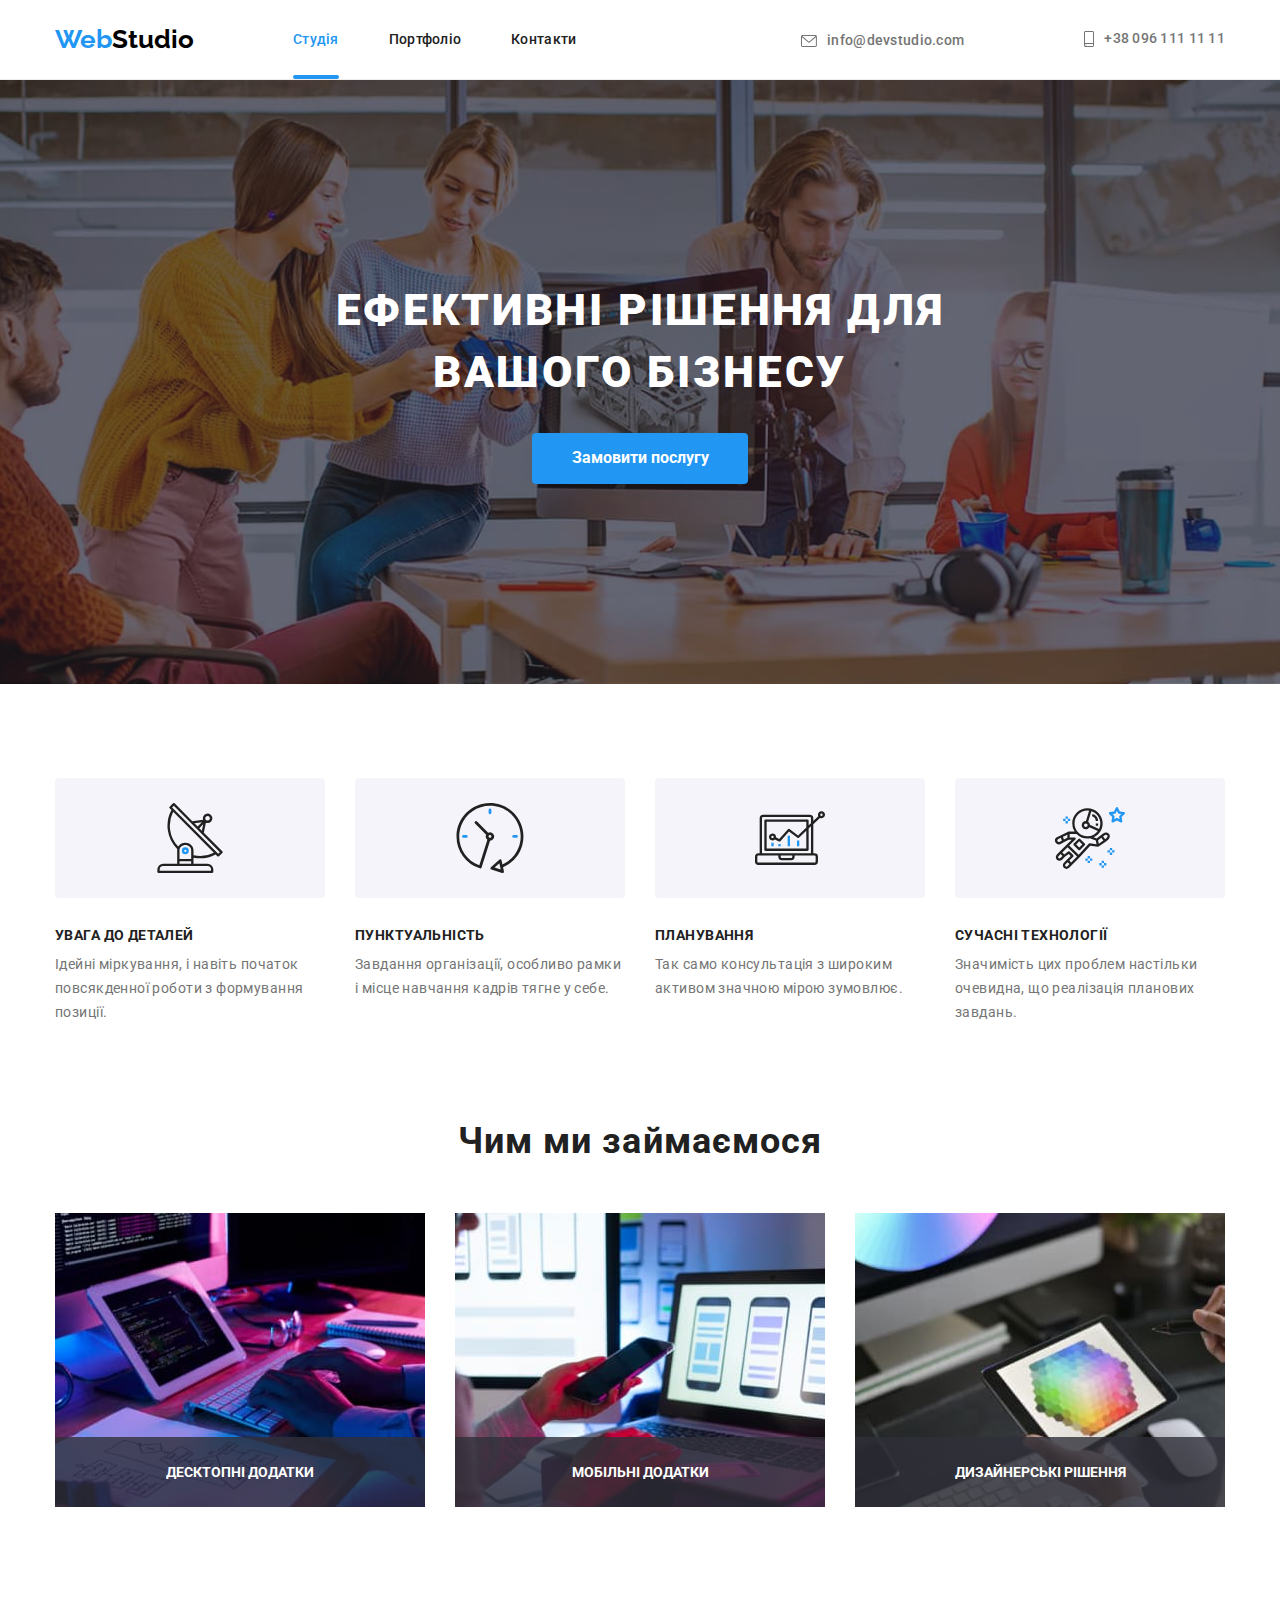
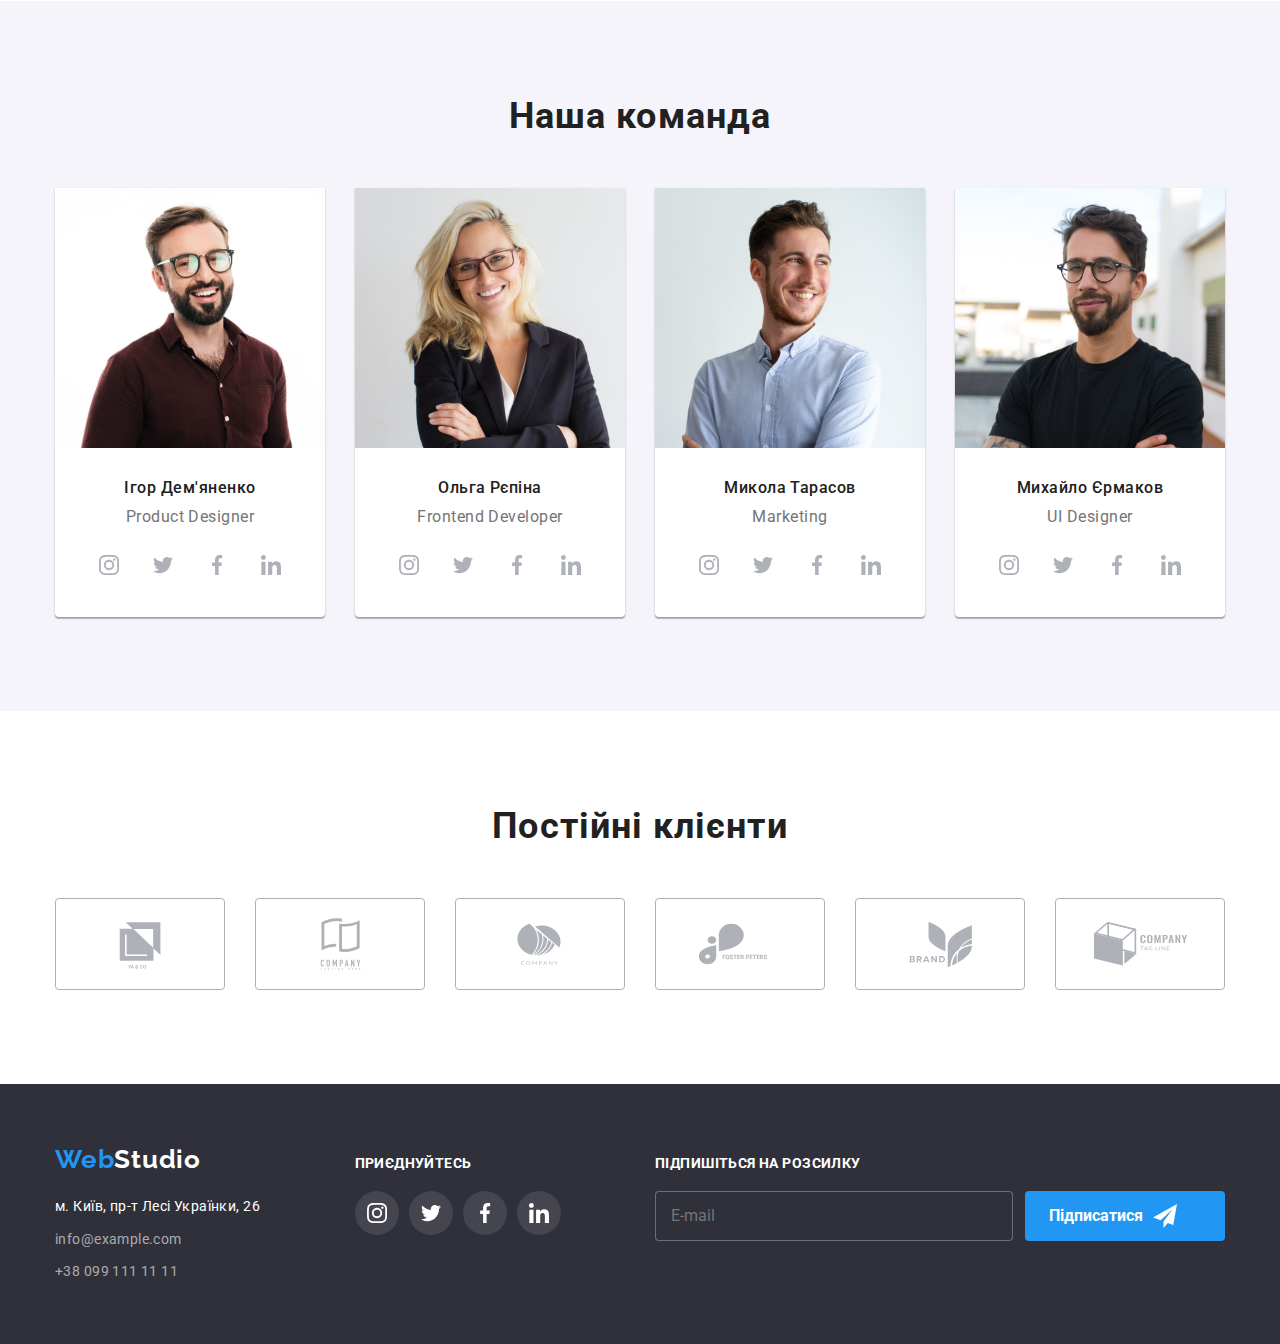
<file: index.html>
<!DOCTYPE html>
<html lang="uk">
<head>
    <meta charset="UTF-8">
    <meta http-equiv="X-UA-Compatible" content="IE=edge">
    <meta name="viewport" content="width=device-width, initial-scale=1.0">
    <link rel="stylesheet" href="https://cdn.jsdelivr.net/npm/modern-normalize@1.1.0/modern-normalize.min.css">
    <link rel="stylesheet" href="./css/style.css">
    <link rel="preconnect" href="https://fonts.googleapis.com">
    <link rel="preconnect" href="https://fonts.gstatic.com" crossorigin>
    <link href="https://fonts.googleapis.com/css2?family=Raleway:wght@700&family=Roboto:wght@400;500;700;900&display=swap"
        rel="stylesheet">
    <title>Webstudio</title>
</head>
<body>
    <header class="header">
        <div class="container header-container">
            <a class="logo" href="./index.html"><span class="logo-blu">Web</span>Studio</a>
            <nav >

                <ul class="nav">
                    <li ><a class="nav-link studio current" href="">Студія</a></li>
                    <li><a class="nav-link" href="./portfolio.html">Портфоліо</a></li>
                    <li><a class="nav-link" href="">Контакти</a></li>
                </ul>
            </nav>

            <ul class="address">
                <li class="address-item">
                   
                    <a class="address-link" href="mailto:info@devstudio.com"><svg class="icon-address"width="16"height="12">
                        <use href="./images/sprite.svg#icon-envelope"></use>
                    </svg>info@devstudio.com</a>
                </li>
                <li>
                    <a class="address-link" href="tel:+380961111111"><svg class="icon-address" width="10" height="16">
                        <use href="./images/sprite.svg#icon-smartphone"></use>
                    </svg>+38 096 111 11 11</a>
                </li>
            </ul>
        </div>
    </header>

    <main>
        <section class="section promo">
            <div class="container">
            <h1 class="promo-title">Ефективні рішення для<br> вашого бізнесу</h1>
            <button data-modal-open class="button" type="button">Замовити послугу</button>
            </div>
        </section>
        <section class="section">
            <div class="container">
                <h2 class="visibility"></h2>
                <ul class="content-item">
                    <li class="content-list"   >
                        <div class="content-card">
                        <svg class="card-icon">
                            <use href="./images/sprite.svg#icon-antenna"></use>
                        </svg>
                        </div>
                        <div class="card-text">
                            <h3 class="content-title"> УВАГА ДО ДЕТАЛЕЙ</h3>
                            <p class="content-text">Ідейні міркування, і навіть початок повсякденної роботи з формування позиції.</p>
                        </div>
                    </li>
                    <li class="content-list">
                        <div class="content-card">
                            <svg class="card-icon">
                                <use href="./images/sprite.svg#icon-clock"></use>
                            </svg>
                        </div>
                        <div class="card-text">
                            <h3  class="content-title">ПУНКТУАЛЬНІСТЬ</h3>
                            <p class="content-text">Завдання організації, особливо рамки і місце навчання кадрів тягне у себе.</p>
                        </div>
                    </li>
                    <li class="content-list">
                        <div class="content-card">
                            <svg class="card-icon">
                                <use href="./images/sprite.svg#icon-diagram"></use>
                            </svg>
                        </div>
                        <div class="card-text">
                        <h3  class="content-title">ПЛАНУВАННЯ</h3>
                        <p class="content-text">Так само консультація з широким активом значною мірою зумовлює.</p>
                        </div>
                    </li>
                    <li class="content-list">
                        <div class="content-card">
                            <svg class="card-icon">
                                <use href="./images/sprite.svg#icon-astronaut"></use>
                            </svg>
                        </div>
                        <div class="card-text">
                        <h3  class="content-title">СУЧАСНІ ТЕХНОЛОГІЇ</h3>
                        <p class="content-text">Значимість цих проблем настільки очевидна, що реалізація планових завдань.</p>
                        </div>
                    </li>
                </ul>
            </div>


        </section>

        <section class="section work">
            <div class="container">
                <h2 class="title">Чим ми займаємося</h2>
                    <ul class="img-item">
                        <li><div class="label-img" >
                            <img src="./images/box-1.jpg" alt="Writes code" width="370" height="294">
                            <p class="label-text">Десктопні додатки</p>
                            </div>
                        </li>
                        <li><div class="label-img">
                            <img src="./images/box-2.jpg" alt="mobile application" width="370" height="294"><p class="label-text">Мобільні додатки</p>
                            </div>
                        </li>
                        <li><div class="label-img">
                            <img src="./images/box-3.jpg" alt="graphic design" width="370" height="294"><p class="label-text">Дизайнерські рішення</p>
                            </div>
                        </li>
                    </ul>
            </div>
        </section>

        <section class="section bg">
            <div class="container">
                <h2 class="title">Наша команда</h2>
                <ul class="content-item">
                    <li class="card">
                        <img src="./images/ProductDesigner.jpg" alt="Product Designer" width="270" height="260">
                            <div class="img-discription">
                                <h3 class="name">Ігор Дем'яненко</h3>
                                <p class="name-text">Product Designer</p>
                           <ul class="social">
                            <li>
                                <a class="social-link" href="">
                                    <svg lang="en" aria-label="instagram icon" class="social-icon">
                                        <use href="./images/sprite.svg#icon-instagram"></use>
                                    </svg>
                                </a>
                            </li>
                            <li>
                                <a class="social-link"href="">
                                    <svg lang="en" aria-label="twitter icon" class="social-icon">
                                        <use href="./images/sprite.svg#icon-twitter"></use>
                                    </svg>
                                </a>
                            </li>
                            <li>
                                <a class="social-link"href="">
                                    <svg lang="en" aria-label="facebook icon" class="social-icon">
                                        <use href="./images/sprite.svg#icon-facebook"></use>
                                    </svg>
                                </a>
                            </li>
                            <li>
                                <a class="social-link"href="">
                                    <svg lang="en" aria-label="linkedin icon" class="social-icon">
                                        <use href="./images/sprite.svg#icon-linkedin"></use>
                                    </svg>
                                </a>
                            </li>
                           </ul>
                        </div>
                    </li>
                    <li class="card">
                        <img src="./images/Frontend-img.jpg" alt="Frontend" width="270" height="260">
                            <div class="img-discription">
                                <h3  class="name">Ольга Рєпіна</h3>
                                <p class="name-text">Frontend Developer</p>
                                <ul class="social">
                                    <li>
                                        <a class="social-link" href="">
                                            <svg lang="en" aria-label="instagram icon" class="social-icon">
                                                <use href="./images/sprite.svg#icon-instagram"></use>
                                            </svg>
                                        </a>
                                    </li>
                                    <li>
                                        <a class="social-link" href="">
                                            <svg lang="en" aria-label="twitter icon" class="social-icon">
                                                <use href="./images/sprite.svg#icon-twitter"></use>
                                            </svg>
                                        </a>
                                    </li>
                                    <li>
                                        <a class="social-link" href="">
                                            <svg lang="en" aria-label="facebook icon" class="social-icon">
                                                <use href="./images/sprite.svg#icon-facebook"></use>
                                            </svg>
                                        </a>
                                    </li>
                                    <li>
                                        <a class="social-link" href="">
                                            <svg lang="en" aria-label="linkedin icon" class="social-icon">
                                                <use href="./images/sprite.svg#icon-linkedin"></use>
                                            </svg>
                                        </a>
                                    </li>
                                </ul>
                            </div>
                    </li>
                    <li class="card">
                        <img src="./images/marketing-img.jpg" alt="marketing" width="270" height="260">
                            <div class="img-discription">
                                <h3  class="name">Микола Тарасов</h3>
                                <p class="name-text">Marketing</p>
                                <ul class="social">
                                    <li>
                                        <a class="social-link" href="">
                                            <svg lang="en" aria-label="instagram icon" class="social-icon">
                                                <use href="./images/sprite.svg#icon-instagram"></use>
                                            </svg>
                                        </a>
                                    </li>
                                    <li>
                                        <a class="social-link" href="">
                                            <svg lang="en" aria-label="twitter icon" class="social-icon">
                                                <use href="./images/sprite.svg#icon-twitter"></use>
                                            </svg>
                                        </a>
                                    </li>
                                    <li>
                                        <a class="social-link" href="">
                                            <svg lang="en" aria-label="facebook icon" class="social-icon">
                                                <use href="./images/sprite.svg#icon-facebook"></use>
                                            </svg>
                                        </a>
                                    </li>
                                    <li>
                                        <a class="social-link" href="">
                                            <svg lang="en" aria-label="linkedin icon" class="social-icon">
                                                <use href="./images/sprite.svg#icon-linkedin"></use>
                                            </svg>
                                        </a>
                                    </li>
                                </ul>
                            </div>
                    </li>
                    <li class="card">
                        <img src="./images/Designer-img.jpg" alt="Designer" width="270" height="260">
                            <div class="img-discription">
                                <h3  class="name">Михайло Єрмаков</h3>
                                <p class="name-text">UI Designer</p>

                                <ul class="social">
                                    <li>
                                        <a class="social-link" href="">
                                            <svg lang="en" aria-label="instagram icon" class="social-icon">
                                                <use href="./images/sprite.svg#icon-instagram"></use>
                                            </svg>
                                        </a>
                                    </li>
                                    <li>
                                        <a class="social-link" href="">
                                            <svg lang="en" aria-label="twitter icon" class="social-icon">
                                                <use href="./images/sprite.svg#icon-twitter"></use>
                                            </svg>
                                        </a>
                                    </li>
                                    <li>
                                        <a class="social-link" href="">
                                            <svg lang="en" aria-label="facebook icon" class="social-icon">
                                                <use href="./images/sprite.svg#icon-facebook"></use>
                                            </svg>
                                        </a>
                                    </li>
                                    <li>
                                        <a class="social-link" href="">
                                            <svg lang="en" aria-label="linkedin icon" class="social-icon">
                                                <use href="./images/sprite.svg#icon-linkedin"></use>
                                            </svg>
                                        </a>
                                    </li>
                                </ul>
                            </div>
                    </li>
                </ul>
            </div>
        </section>

        <section class="section">
            <div class="container">
                <h2 class="title">Постійні клієнти</h2>
                <ul class="clients">
                    <li class="clients-item">
                        <a class="clients-link" href="">
                            <svg class="cliens-icon">
                                <use href="./images/sprite.svg#icon-Logo"></use>
                            </svg>
                        </a>
                    </li>
                    <li class="clients-item">
                        <a class="clients-link" href="">
                            <svg class="cliens-icon">
                                <use href="./images/sprite.svg#icon-Logo-1"></use>
                            </svg>
                        </a>
                    </li>
                    <li class="clients-item">
                        <a class="clients-link" href="">
                            <svg class="cliens-icon">
                                <use href="./images/sprite.svg#icon-Logo-2"></use>
                            </svg>
                        </a>
                    </li>
                    <li class="clients-item">
                        <a class="clients-link" href="">
                            <svg class="cliens-icon">
                                <use href="./images/sprite.svg#icon-Logo-3"></use>
                            </svg>
                        </a>
                    </li>
                    <li class="clients-item">
                        <a class="clients-link" href="">
                            <svg class="cliens-icon">
                                <use href="./images/sprite.svg#icon-Logo-4"></use>
                            </svg>
                        </a>
                    </li>
                    <li class="clients-item">
                        <a class="clients-link" href="">
                            <svg class="cliens-icon">
                                <use href="./images/sprite.svg#icon-Logo-5"></use>
                            </svg>
                        </a>
                    </li>
                </ul>
                
            </div>
        </section>

    </main>

    <footer class="footer">
        <div class="container address">
            <div>
            <a class="footer-logo" href="./index.html"><span class="logo-blu">Web</span>Studio</a>
           
            <address  >
                
                    <ul>
                        <li class="address-list"> <a class="footer-address" href=""> м. Київ, пр-т Лесі Українки, 26 </a> </li>
                        <li class="address-list"> <a class="footer-link" href="mailto:info@example.com">info@example.com</a></li>
                        <li class="address-list"> <a class="footer-link" href="tel:+380991111111">+38 099 111 11 11</a></li>
                    </ul>
                </div>
                    
                <div>
                    <h3 class="footer-title">приєднуйтесь</h3>
                    <ul class="social">
                        <li>
                            
                            <a class=" social-footer" href="">
                                <svg lang="en" aria-label="instagram icon" class="footer-icon">
                                    <use href="./images/sprite.svg#icon-instagram"></use>
                                </svg>
                            </a>
                        </li>
                        <li>
                            <a class=" social-footer" href="">
                                <svg lang="en" aria-label="twitter icon" class="footer-icon">
                                    <use href="./images/sprite.svg#icon-twitter"></use>
                                </svg>
                            </a>
                        </li>
                        <li>
                            <a class=" social-footer" href="">
                                <svg lang="en" aria-label="facebook icon" class="footer-icon">
                                    <use href="./images/sprite.svg#icon-facebook"></use>
                                </svg>
                            </a>
                        </li>
                        <li>
                            <a class=" social-footer" href="">
                                <svg lang="en" aria-label="linkedin icon" class="footer-icon">
                                    <use href="./images/sprite.svg#icon-linkedin"></use>
                                </svg>
                            </a>
                        </li>
                    </ul>
                </div>
            </address>
            <div class="footer-form-wraper" >
            <p class="footer-title">Підпишіться на розсилку</p>
            <form class="footer-form">
                <input class="footer-input"
                type="email"
                required
                name="user_mail"
                placeholder="E-mail"
                >
                <button class="footer-btn" type="submit">Підписатися
                    <svg width="24" height="24">
                        <use href="./images/sprite.svg#icon-send"></use>
                    </svg>
                </button>
            </form>
            </div>
        </div>
    </footer>

    <!-- Modal -->
    <div data-modal class="backdrop is-hidden">
        <div class="modal">
           <button data-modal-close type="button" class="btn-close" >
                <svg class="icon-close" width="18" height="18">
                    <use href="./images/sprite.svg#icon-close"></use>
                </svg>
           </button> 
           <p class="modal-title">Залиште свої дані, ми вам передзвонимо</p>
           <form class="modal-form">
            <label class="modal-form-field">
                <span class="modal-form-text">Ім'я</span> 
                <span class="modal-form-input-wrapper">
                <input class="modal-form-input" 
                type="text"
                name="user_name"
                required>
                <svg class="modal-form-icon">
                    <use href="./images/sprite.svg#icon-person-black"></use>
                </svg>
                </span>
            </label>
            <label class="modal-form-field"><span class="modal-form-text">Телефон</span>
                <span class="modal-form-input-wrapper">
                <input class="modal-form-input" 
                type="tel"
                name="user_phone"
                required>
                <svg class="modal-form-icon">
                    <use href="./images/sprite.svg#icon-phone-black"></use>
                </svg>
                </span>
            </label>
            <label class="modal-form-field"><span class="modal-form-text">Пошта</span> 
                <span class="modal-form-input-wrapper">
                <input class="modal-form-input" 
                type="email"
                name="user_e-mail"
                required>
                <svg class="modal-form-icon">
                    <use href="./images/sprite.svg#icon-email-black"></use>
                </svg>
                </span>
            </label>
            <label class="modal-form-field textarea-mb" for="">Коментар<span class="modal-form-text"></span> 
            <textarea class="modal-form-textarea" name="user_message" 
            placeholder="Введіть текст"></textarea>
            </label>
            <label class="modal-form-check-field" >
                <input class="modal-form-check" type="checkbox"
                required>
                <svg class="modal-form-own-checkbox">
                    <use class="modal-form-own-checkbox-icon" href="./images/sprite.svg#icon-check"></use>
                </svg>
                <span class="modal-form-check-text"> Погоджуюся з розсилкою та приймаю&nbsp;</span><a class="form-link" href="">Умовами договору</a>
            </label>
            <button class="modal-form-btn" type="submit">Відправити</button>
           </form>
        </div>
    </div>  
    <script src="./js/modal.js"></script>
</body>
</html>
</file>
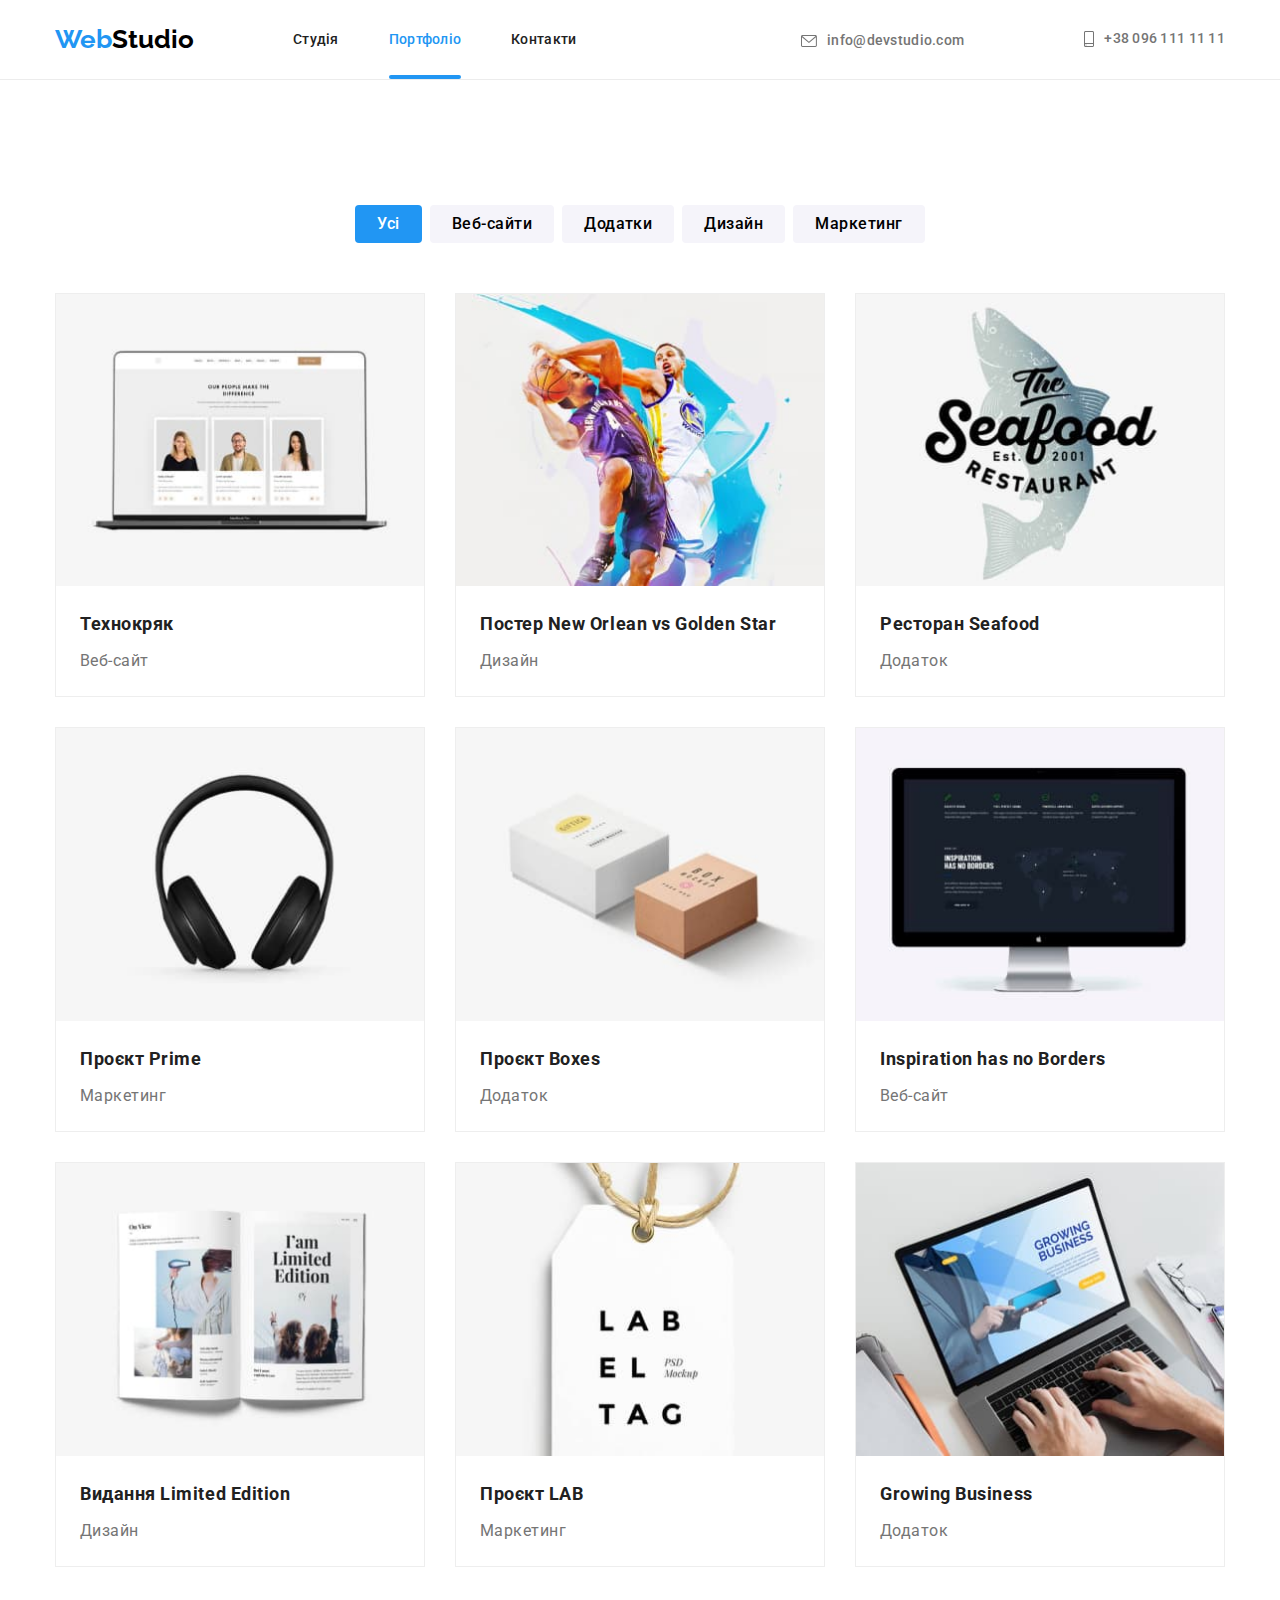
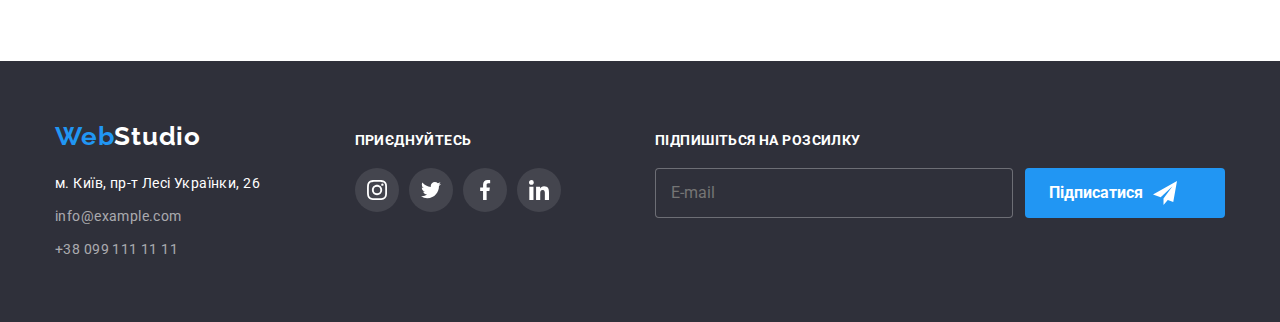
<file: portfolio.html>
<!DOCTYPE html>
<html lang="uk">
<head>
    <meta charset="UTF-8">
    <meta http-equiv="X-UA-Compatible" content="IE=edge">
    <meta name="viewport" content="width=device-width, initial-scale=1.0">
    <link rel="stylesheet" href="https://cdn.jsdelivr.net/npm/modern-normalize@1.1.0/modern-normalize.min.css">
    <link rel="stylesheet" href="./css/style.css">
    <link rel="preconnect" href="https://fonts.googleapis.com">
    <link rel="preconnect" href="https://fonts.gstatic.com" crossorigin>
    <link href="https://fonts.googleapis.com/css2?family=Raleway:wght@700&family=Roboto:wght@400;500;700;900&display=swap"
        rel="stylesheet">
    <title>Portfolio</title>
</head>
<body>
    <header class="header">
        <div class="container header-container">
            <a class="logo" href="./index.html"><span class="logo-blu">Web</span>Studio</a>
            <nav>
                <ul class="nav">
                    <li><a class="nav-link" href="./index.html">Студія</a></li>
                    <li><a class="nav-link  portfolio current" href="./portfolio.html">Портфоліо</a></li>
                    <li><a class="nav-link" href="">Контакти</a></li>
                </ul>
            </nav>

            <ul class="address">
                <li class="address-item">
            
                    <a class="address-link" href="mailto:info@devstudio.com"><svg class="icon-address" width="16" height="12">
                            <use href="./images/sprite.svg#icon-envelope"></use>
                        </svg>info@devstudio.com</a>
                </li>
                <li>
                    <a class="address-link" href="tel:+380961111111"><svg class="icon-address" width="10" height="16">
                            <use href="./images/sprite.svg#icon-smartphone"></use>
                        </svg>+38 096 111 11 11</a>
                </li>
            </ul>
        </div>
    </header>

    <main>

            <section class="section">
                 <div class="container">
                    <h1 class="visibility">Проєкт</h1>
                        <ul class="btn-item">
                            <li ><button class="section-btn activ" type="button">Усі</button></li>
                            <li><button class="section-btn" type="button">Веб-сайти</button></li>
                            <li><button class="section-btn" type="button">Додатки</button></li>
                            <li><button class="section-btn" type="button">Дизайн</button></li>
                            <li><button class="section-btn" type="button">Маркетинг</button></li>

                        </ul>

                    <ul class="catalog">
                        <li class="catalog-item">
                            <a class="catalog-link" href="">
                                <div class="catalog-link-img" >
                                <img  src="./images/techno.jpg" alt="Технокряк" width="370" height="294">
                                <p class="overlay">Ресурс пропонує комплексні пропозиції з різним рівнем функціоналу та сервісів. Все це дозволить відвідувачу отримати
                                вичерпні відомості про компанію чи приватну особу.</p>
                                </div>

                            <div class="catalog-discription">
                                <h3 class="section-title">Технокряк </h3>
                                <p class="section-text">Веб-сайт </p>
                            </div>
                            </a>
                        </li>
                        <li class="catalog-item">
                            <a class="catalog-link" href=""><div class="catalog-link-img">
                                <img src="./images/poster.jpg" alt="Постер New Orlean vs Golden Star" width="370" height="294">
                                <p class="overlay">Ресурс пропонує комплексні пропозиції з різним рівнем функціоналу та сервісів. Все це дозволить
                                    відвідувачу отримати
                                    вичерпні відомості про компанію чи приватну особу.</p>
                            </div>
                            <div class="catalog-discription">
                                <h3 class="section-title">Постер New Orlean vs Golden Star</h3>
                                <p  class="section-text">Дизайн</p>
                            </div>
                            </a>
                        </li>
                        <li class="catalog-item">
                            <a class="catalog-link" href="">
                                <div class="catalog-link-img">
                                    <img src="./images/restaurant.jpg" alt="Ресторан Seafood" width="370" height="294">
                                    <p class="overlay">Ресурс пропонує комплексні пропозиції з різним рівнем функціоналу та сервісів. Все це дозволить
                                        відвідувачу отримати
                                        вичерпні відомості про компанію чи приватну особу.</p>
                                </div>
                            
                            <div class="catalog-discription">
                                <h3 class="section-title">Ресторан Seafood</h3>
                                <p  class="section-text">Додаток</p>
                            </div>
                            </a>
                        </li>
                        <li class="catalog-item">
                            <a class="catalog-link" href="">
                                <div class="catalog-link-img">
                                    <img src="./images/prime.jpg" alt="Проєкт Prime" width="370" height="294">
                                    <p class="overlay">Ресурс пропонує комплексні пропозиції з різним рівнем функціоналу та сервісів. Все це дозволить
                                        відвідувачу отримати
                                        вичерпні відомості про компанію чи приватну особу.</p>
                                </div>
                            
                            <div class="catalog-discription">
                                <h3 class="section-title">Проєкт Prime</h3>
                                <p class="section-text">Маркетинг</p>
                            </div>
                            </a>
                        </li>
                        <li class="catalog-item">
                            <a class="catalog-link" href="">
                                <div class="catalog-link-img">
                                    <img src="./images/boxes.jpg" alt="Проєкт Boxes" width="370" height="294">
                                    <p class="overlay">Ресурс пропонує комплексні пропозиції з різним рівнем функціоналу та сервісів. Все це дозволить
                                        відвідувачу отримати
                                        вичерпні відомості про компанію чи приватну особу.</p>
                                </div>
                            
                            <div class="catalog-discription">
                                <h3 class="section-title">Проєкт Boxes</h3>
                                <p  class="section-text">Додаток</p>
                            </div>
                            </a>
                        </li>
                        <li class="catalog-item">
                            <a class="catalog-link" href="">
                                <div class="catalog-link-img">
                                <img src="./images/borders.jpg" alt="Inspiration has no Borders" width="370" height="294">
                                    <p class="overlay">Ресурс пропонує комплексні пропозиції з різним рівнем функціоналу та сервісів. Все це дозволить
                                        відвідувачу отримати
                                        вичерпні відомості про компанію чи приватну особу.</p>
                                </div>
                            
                            <div class="catalog-discription">
                            <h3   class="section-title">Inspiration has no Borders</h3>
                                <p  class="section-text">Веб-сайт</p>
                            </div>
                            </a>
                        </li>
                        <li class="catalog-item">
                            <a class="catalog-link" href="">
                                <div class="catalog-link-img">
                                    <img src="./images/edition.jpg" alt="Видання Limited Edition" width="370" height="294">
                                    <p class="overlay">Ресурс пропонує комплексні пропозиції з різним рівнем функціоналу та сервісів. Все це дозволить
                                        відвідувачу отримати
                                        вичерпні відомості про компанію чи приватну особу.</p>
                                </div>
                            
                            <div class="catalog-discription">
                                <h3 class="section-title">Видання Limited Edition</h3>
                                <p  class="section-text">Дизайн</p>
                            </div>
                            </a>
                        </li>
                        <li class="catalog-item">
                            <a class="catalog-link" href="">
                                <div class="catalog-link-img">
                                    <img src="./images/project.jpg" alt="Проєкт LAB" width="370" height="294">
                                    <p class="overlay">Ресурс пропонує комплексні пропозиції з різним рівнем функціоналу та сервісів. Все це дозволить
                                        відвідувачу отримати
                                        вичерпні відомості про компанію чи приватну особу.</p>
                                </div>
                            
                            <div class="catalog-discription">
                                <h3 class="section-title">Проєкт LAB</h3>
                                <p  class="section-text">Маркетинг</p>
                            </div>
                            </a>
                        </li>
                        <li class="catalog-item">
                            <a class="catalog-link" href="">
                                <div class="catalog-link-img">
                                    <img src="./images/business.jpg" alt="Growing Business" width="370" height="294">
                                    <p class="overlay">Ресурс пропонує комплексні пропозиції з різним рівнем функціоналу та сервісів. Все це дозволить
                                        відвідувачу отримати
                                        вичерпні відомості про компанію чи приватну особу.</p>
                                </div>
                            
                            <div class="catalog-discription">
                                <h3 class="section-title">Growing Business</h3>
                                <p  class="section-text">Додаток</p>
                            </div>
                            </a>
                        </li>
                    </ul>
               </div>
            </section>


    </main>

    <footer class="footer">
        <div class="container address">
            <div>
                <a class="footer-logo" href="./index.html"><span class="logo-blu">Web</span>Studio</a>
    
                <address>
    
                    <ul>
                        <li class="address-list"> <a class="footer-address" href=""> м. Київ, пр-т Лесі Українки, 26 </a>
                        </li>
                        <li class="address-list"> <a class="footer-link" href="mailto:info@example.com">info@example.com</a>
                        </li>
                        <li class="address-list"> <a class="footer-link" href="tel:+380991111111">+38 099 111 11 11</a></li>
                    </ul>
            </div>
    
            <div>
                <h3 class="footer-title">приєднуйтесь</h3>
                <ul class="social">
                    <li>
    
                        <a class=" social-footer" href="">
                            <svg lang="en" aria-label="instagram icon" class="footer-icon">
                                <use href="./images/sprite.svg#icon-instagram"></use>
                            </svg>
                        </a>
                    </li>
                    <li>
                        <a class=" social-footer" href="">
                            <svg lang="en" aria-label="twitter icon" class="footer-icon">
                                <use href="./images/sprite.svg#icon-twitter"></use>
                            </svg>
                        </a>
                    </li>
                    <li>
                        <a class=" social-footer" href="">
                            <svg lang="en" aria-label="facebook icon" class="footer-icon">
                                <use href="./images/sprite.svg#icon-facebook"></use>
                            </svg>
                        </a>
                    </li>
                    <li>
                        <a class=" social-footer" href="">
                            <svg lang="en" aria-label="linkedin icon" class="footer-icon">
                                <use href="./images/sprite.svg#icon-linkedin"></use>
                            </svg>
                        </a>
                    </li>
                </ul>
            </div>
            </address>
            <div class="footer-form-wraper">
                <p class="footer-title">Підпишіться на розсилку</p>
                <form class="footer-form">
                    <input class="footer-input" type="email" required name="user_mail" placeholder="E-mail">
                    <button class="footer-btn" type="submit">Підписатися
                        <svg width="24" height="24">
                            <use href="./images/sprite.svg#icon-send"></use>
                        </svg>
                    </button>
                </form>
            </div>
        </div>
    </footer>
</body>
</html>
</file>
<file: css/style.css>
body {
    font-family: 'Roboto', sans-serif;
    font-size: 14px;
    line-height: 1.1;
    color: #212121;
}

:root {
    --title-color--: #212121;
    --white-color--: #FFFFFF;
    --akcent-color--: #2196F3;
    --text-color: #757575;
    --icon-color:#AFB1B8;
}

a {
    text-decoration: none;
}
ul {
    margin-top: 0;
    margin-bottom: 0;
    padding-left: 0;

    list-style: none;

}

h1,
h2,
h3,
h4,
p {
    margin-top: 0;
    margin-bottom: 0;
}

/* HEADER */

.header {
    padding-top: 24px;
    padding-bottom: 24px;
    border-bottom: 1px solid #ECECEC;

    background-color: #FFFFFF;

}

.header-container {


    display: flex;

    align-items: center;




}

.container {
    width: 1200px;
    margin-left: auto;
    margin-right: auto;
    padding-left: 15px;
    padding-right: 15px;

}

.section {
    padding-top: 94px;
    padding-bottom: 94px;

}

/* logo */

.logo {

    margin-right:93px;

    width: 145px;


    font-family: 'Raleway';
    font-weight: 700;
    font-size: 26px;
    line-height: 1.2;

    color: #000000;

    text-decoration: none;

    transition: color 250ms cubic-bezier(0.4, 0, 0.2, 1);
}

.logo-blu {
    color: var(--akcent-color--)
}

.logo:hover,
.logo:focus {
    color: var(--akcent-color--);
}

/* nav */

.nav {
   


    display: flex;



    column-gap: 50px;
}

.nav-link {
    position: relative;
    padding: 8px;
    

    font-weight: 500;
    font-size: 14px;
    line-height: 1.2;
    letter-spacing: 0.02em;

    text-decoration: none;
    color: var(--title-color--);

    transition: color 250ms cubic-bezier(0.4, 0, 0.2, 1);
    padding: 32px 0;
}

.current::after {
    content: "";
    position: absolute;
    width: 100%;
    height: 4px;
    left: 0;
   bottom: 0 ;

    

    background: #2196F3;
    border-radius: 2px;
}

.nav-link:hover,
.nav-link:focus {

    color: #2196F3;
}

.nav-link.studio {
    color: var(--akcent-color--);
}

.nav-link.portfolio {
    color: var(--akcent-color--);
}

.section-btn.activ {
    background-color: var(--akcent-color--);
    color: var(--white-color--);
}

.address {
    display: flex;
    margin-left:auto;
}

.address-item:not(:last-child) {
    margin-right: 50px;
}

.address-link {
    display: flex;
    align-items: center;
    justify-content: center;

    font-weight: 500;
    font-size: 14px;
    line-height: 1.2;
    letter-spacing: 0.02em;


    color: var(--text-color);
    text-decoration: none;

    transition: color 250ms cubic-bezier(0.4, 0, 0.2, 1);
}

.icon-address {
    margin-right: 10px;

    fill: var(--text-color);

    transition: color 250ms cubic-bezier(0.4, 0, 0.2, 1);
    
    
}
.address-link:hover,
.address-link:focus  {
    color: var(--akcent-color--);
}

.address-link:hover .icon-address,
.address-link:focus .icon-address {
    fill: var(--akcent-color--);
}

/* Section promo */

.promo {
    max-width: 1600px;
    margin: 0 auto;
    padding-top: 200px;
    padding-bottom: 200px;



    background-color: #2F303A;

    background-image: linear-gradient(to right, rgba(47,48,58,0.4),rgba(47,48,58,0.4)),url(../images/Img.jpg);
    background-repeat: no-repeat;
    background-position: center;
    background-size: cover;
}


.promo-title {
    width: 696px;
    margin-left: auto;
    margin-right: auto;
    margin-bottom: 30px;

    font-weight: 900;
    font-size: 44px;
    line-height: 1.4;

    text-align: center;
    letter-spacing: 0.06em;
    text-transform: uppercase;

    color: #FFFFFF;
}

.backdrop {
    position: fixed;
    width: 100%;
    height: 100%;
    top:0;
    left: 0;

    opacity: 1;
    visibility:visible;
    pointer-events: auto;

    background-color:rgba(0, 0, 0, 0.2);

    transition: opacity 250ms cubic-bezier(0.4, 0, 0.2, 1), visibility 250ms cubic-bezier(0.4, 0, 0.2, 1) ;
}

.backdrop.is-hidden {
    opacity: 0;
    visibility: hidden;
    pointer-events: none;
}

.modal {
    padding: 40px;
    position: absolute;
    top: 50%;
    left: 50%;
    transform: translate(-50%, -50%);
   width: 528px;
   
    
background: rgba(255, 255, 255, 1);
}

.modal-title {
        margin-bottom: 12px;

        font-weight: 700;
        font-size: 20px;
        line-height: 1.2;
        text-align: center;
        letter-spacing: 0.03em;
}
.modal-form {
    display: flex;
    flex-direction: column;
}

.modal-form-field {
    margin-bottom: 10px;

    font-size: 12px;
    
    color: #757575;
    
}

.modal-form-text {
    display: block;
    margin-bottom: 4px;

   
}

.textarea-mb{
    margin-bottom: 20px;
}

.modal-form-input-wrapper {
    position: relative;
}

.modal-form-input {
    width: 100%;
    height: 40px;
    padding-left: 42px;

    border: 1px solid rgba(33, 33, 33, 0.2);
    border-radius: 4px;

   

    transition: border-color 250ms cubic-bezier(0.4, 0, 0.2, 1);
}

.modal-form-icon {
    position: absolute;
    top: 50%;
    left: 12px;
    transform: translateY(-50%);
    display: block;;

    width: 18px;
    height: 18px;

    fill: #212121;

    transition: fill 250ms cubic-bezier(0.4, 0, 0.2, 1);
}

.modal-form-input:focus {
    outline: none;
    border-color: var(--akcent-color--);
}

.modal-form-input:focus+.modal-form-icon {
    fill: var(--akcent-color--);
}

.modal-form-textarea {
    display: block;
    width: 100%;
    height: 120px;
    padding: 12px 16px;

    border: 1px solid rgba(33, 33, 33, 0.2);
    border-radius: 4px;

    resize: none;

    transition: border-color 250ms cubic-bezier(0.4, 0, 0.2, 1);
}

.modal-form-textarea::placeholder {
        font-weight: 400;
        font-size: 12px;
        line-height: 1.2;
        letter-spacing: 0.01em;
    
        color: rgba(117, 117, 117, 0.5);
}

.modal-form-textarea:focus {
    outline: none;
    border-color: var(--akcent-color--);
}
.modal-form-check-field {
    display: flex;
    align-items: center;
    justify-content: center;
    margin-bottom: 30px;

}

.modal-form-check-text {
    font-style: normal;
    font-weight: 400;
    font-size: 14px;
    line-height: 1.7;
    letter-spacing: 0.03em;
    
    color: #757575;
}

.modal-form-check {
        position: absolute;
        width: 1px;
        height: 1px;
        margin: -1px;
        border: 0;
        padding: 0;
    
        white-space: nowrap;
        clip-path: inset(100%);
        clip: rect(0 0 0 0);
        overflow: hidden;
}

.modal-form-own-checkbox {
    width: 16px;
    height: 15px;
    border: 2px solid #212121;
    border-radius: 3px;
    cursor: pointer;
    margin-right: 10px;
}

.modal-form-check:checked+.modal-form-own-checkbox {
    background-color: var(--accent-color);
    border: none;
    border-radius: 2px;
}

.modal-form-check:checked+.modal-form-own-checkbox .modal-form-own-checkbox-icon {
    display: block;


}

.form-link {
    color: #2196F3;
    text-decoration: underline;
}



.modal-form-own-checkbox-icon {
    display: none;
    fill: #ffffff;
}

.modal-form-btn {
    
    margin: 0 auto;
    padding: 10px 24px;
    

    width: 200px;
    height: 50px;

    font-weight: 700;
    font-size: 16px;
    line-height: 1.9;

    background: rgba(33, 150, 243, 1);
    color: rgba(255, 255, 255, 1);
   
    border-radius: 4px;

    cursor: pointer;

    border: none;

    transition: box-shadow 250ms cubic-bezier(0.4, 0, 0.2, 1);
}

.modal-form-btn:hover,
.modal-form-btn:focus {
    box-shadow: 0px 4px 4px rgba(0, 0, 0, 0.15);
    
}

.btn-close {
    position: absolute;
    top: 8px;
    right: 8px;
    padding: 0;

    display: flex;
    justify-content: center;
    align-items: center;

    border: 1px solid rgba(0, 0, 0, 0.1);

    width: 30px;
    height: 30px;

    background-color: transparent;
    border-radius: 50%;
    cursor: pointer;

    transition: fill 250ms cubic-bezier(0.4, 0, 0.2, 1);
}

.btn-close:hover,
.btn-close:focus {
    fill: var(--akcent-color--);
    outline:none;
    
}


.button {
    display: block;
    margin: auto;
    padding: 10px 32px;

    border:none;
    border-radius:4px;


    width: 216px;



    font-family: 'Roboto';
    font-weight: 700;
    font-size: 16px;
    line-height: 1.9;

    color: #FFFFFF;
    background-color: #2196F3;

    cursor: pointer;
}

/* content */


.content-item {
    display: flex;
    column-gap: 30px;
}

.visibility {
   visibility:hidden;

}
.title {
    margin-bottom: 50px;

    font-size: 36px;
    line-height: 1.2;
    text-align: center;
    letter-spacing: 0.03em;



}

.content-list {
    width: 270px;
    height: 248px;

   
    flex-basis: calc((100%-90px) /4);
}

.content-card {
    width: 270px;
    height: 120px;
    display: flex;
    justify-content: center;
    align-items: center;
    background-color: #F5F4FA;
    
    border-radius: 4px;

}
.card-icon {
    display: block;
    width: 70px;
    height: 70px;
   



}
.card-text {
    padding-top: 30px;
}
.content-title {
    
    margin-bottom: 10px;

    font-weight: 700;
    font-size: 14px;
    line-height: 1.1;
    letter-spacing: 0.03em;


}



.content-text {

    font-size: 14px;
    line-height: 1.7;
    letter-spacing: 0.03em;

    color: var(--text-color);
}

/* Work */

.work {
    padding-top: 0;
}



.img-item {
    display: flex;
    column-gap: 30px;
}

img {
    display: block;
    max-width: 100%;
    height: auto;

    margin: 0;
}

.label-img {
    position: relative;
    width: 100%;
}

.label-text {
    position: absolute;
    left: 0;
    bottom: 0;

    padding: 27px;
    width: 100%;
    text-transform: uppercase;
    font-weight: bold;
    line-height: 16px;
    font-size: 14px;

    text-align: center;

   
    
    color: var(--white-color--);
    background-color: rgba(47, 48, 58, 0.8);
}

/* Name */

.bg {
    background-color: #F5F4FA;
}

.card {
    width: 270px;
    box-shadow: 0px 1px 3px rgba(0, 0, 0, 0.12), 0px 1px 1px rgba(0, 0, 0, 0.14), 0px 2px 1px rgba(0, 0, 0, 0.2);
    border-radius: 0px 0px 4px 4px;

    background-color: var(--white-color--);

}

.name {

    margin-bottom: 10px;
    text-align: center;


    font-weight: 500;
    font-size: 16px;
    line-height: 1.2;
    letter-spacing: 0.03em;

}

.img-discription {
    padding: 30px ;
}

.name-text {
    text-align: center;
    margin-bottom: 16px;

    font-size: 16px;
    line-height: 1.2;
    letter-spacing: 0.03em;

    color: var(--text-color)
}

.social {
    display: flex;
    justify-content: center;
    gap: 10px;

   
}

.social-link {
    width: 44px;
    height: 44px;

    display: flex;
    justify-content: center;
    align-items: center;

    border-radius: 50%;

    background-color: #FFFFFF;

    transition: background-color  250ms cubic-bezier(0.4, 0, 0.2, 1);

}

.social-link:hover,
.social-link:focus {
    background-color: var(--akcent-color--);
}

.social-link:hover .social-icon,
.social-link:focus .social-icon {
    fill: #FFFFFF;
}


.social-icon {
    width: 20px;
    height: 20px;
    fill:var(--icon-color);

    transition: fill 250ms cubic-bezier(0.4, 0, 0.2, 1);
}

/* Clients */

.clients {
    display: flex;
    justify-content: center;
    gap: 30px;

}

.clients-item {

    width: 170px;
    height: 92px;

    border: 1px solid #AFB1B8;
    border-radius: 4px;

   
}

.clients-link {
    width: 170px;
    height: 92px;

    display: flex;
    justify-content: center;
    align-items: center;

    transition: border 250ms cubic-bezier(0.4, 0, 0.2, 1);
    
}

.clients-link:hover,
.clients-link:focus {
    border: 1px solid #2196F3;
}

.clients-item:hover .cliens-icon,
.clients-item:focus .cliens-icon {
    fill: var(--akcent-color--);
}

.cliens-icon {
    width: 106px;
    height: 60px;

    transition: fill 250ms cubic-bezier(0.4, 0, 0.2, 1);

   
    fill: var(--icon-color);
}

/* Footer */
.footer {
    padding-top: 60px;
    padding-bottom: 60px;

    background-color: #2F303A;
}

.footer-logo {
    display: inline-block;
    margin-bottom: 20px;


    font-family: 'Raleway';
    font-weight: 700;
    font-size: 26px;
    line-height: 1.2;
    letter-spacing: 0.03em;

    color: #FFFFFF;

    text-decoration: none;

    transition: color 250ms cubic-bezier(0.4, 0, 0.2, 1);
}

.address {
    

    display: flex;
    align-items: baseline;
    justify-content: space-between;
    gap: 70px;
}

address {
    font-style: normal;
}






.address-list:not(:last-child) {
    margin-bottom:9px;
}

.footer-link {
    font-family: 'Roboto';
    font-weight: 400;
    font-size: 14px;
    line-height: 1.7;
    letter-spacing: 0.03em;

    text-decoration: none;

    color: rgba(255, 255, 255, 0.6);

    transition: color 250ms cubic-bezier(0.4, 0, 0.2, 1);
}

.footer-address {
    font-size: 14px;
    line-height: 1.7;
    letter-spacing: 0.03em;

    text-decoration: none;

    color: #FFFFFF;

    transition: color 250ms cubic-bezier(0.4, 0, 0.2, 1);
}



.footer-logo:hover,
.footer-link:hover,
.footer-address:hover {
    color: var(--akcent-color--);
}

.footer-logo:focus,
.footer-link:focus,
.footer-address:focus {
    color: var(--akcent-color--);
}

.footer-title {
    font-size: 14px;
    font-weight: 700;
    line-height: 16px;
    letter-spacing: 0.03em;
    text-transform: uppercase;

    margin-bottom: 20px;

    color: var(--white-color--);
}

.social-footer {
    width: 44px;
    height: 44px;

    display: flex;
    justify-content: center;
    align-items: center;

    border-radius: 50%;
    background-color:rgba(255, 255, 255, 0.1); 

    transition: background-color 250ms cubic-bezier(0.4, 0, 0.2, 1);
}
.footer-icon {
    width: 20px;
    height: 20px;

    fill: #FFFFFF;
}

.social-footer:hover,
.social-footer:focus {
    background-color: var(--akcent-color--);
}


.footer-input {
    padding: 15px;
    width: 358px;
    height: 50px;
    border: 1px solid rgba(255, 255, 255, 0.3);
    border-radius: 4px;
    
    background: linear-gradient(0deg, rgba(33, 150, 243, 0), rgba(33, 150, 243, 0));

    color: #FFFFFF;

    transition: border-color 250ms cubic-bezier(0.4, 0, 0.2, 1);

}

.footer-input:focus {
    outline: none;
    border-color: var(--akcent-color--);
}

.footer-input::placeholder {
    font-weight: 400;
    font-size: 16px;
    line-height: 1.25;
}

.footer-btn {
    display: flex;
    align-items: center;
    padding: 10px 24px;
    gap: 10px;

    width: 200px;
    height: 50px;

    font-weight: 700;
    font-size: 16px;
    line-height: 1.9;

    background: rgba(33, 150, 243, 1);
    color: rgba(255, 255, 255, 1);
    
    border-radius: 4px;

    cursor: pointer;

    border: none;

    transition: box-shadow 250ms cubic-bezier(0.4, 0, 0.2, 1);
    
}

.footer-btn:focus,
.footer-btn:hover {
    box-shadow: 0px 4px 4px rgba(0, 0, 0, 0.15);
}

.footer-form {
    display: flex;
    align-items: center;
    gap: 12px;
}

/* Portfolio */

.btn-item {
    display: flex;
    margin-bottom: 50px;
    column-gap: 8px;
    justify-content: center;
}


.section-btn {
     padding:6px 22px;

    font-family: inherit;
    font-weight: 500;
    font-size: 16px;
    line-height: 1.6;
    letter-spacing: 0.03em;

    border: none;
    border-radius: 4px;

    background-color: #F5F4FA;

    cursor: pointer;

    transition: color 250ms cubic-bezier(0.4, 0, 0.2, 1), background-color 250ms cubic-bezier(0.4, 0, 0.2, 1), box-shadow 250ms cubic-bezier(0.4, 0, 0.2, 1);
}

.section-btn:hover,
.section-btn:focus {
    color: #FFFFFF;
    background-color: var(--akcent-color--);
    box-shadow: 0px 3px 1px rgba(0, 0, 0, 0.1), 0px 1px 2px rgba(0, 0, 0, 0.08), 0px 2px 2px rgba(0, 0, 0, 0.12);
}



/* Catalog */

.catalog {
    display: flex;
    flex-wrap: wrap;
    gap: 30px;

}

.catalog-item {

    border: 1px solid #eeeeee;

    flex-basis: calc((100% - 60px) / 3);

}

.catalog-link {
    display: block;

    transition: box-shadow 250ms cubic-bezier(0.4, 0, 0.2, 1);
}

.catalog-link:hover,
.catalog-link:focus {
    border: 1px solid #EEEEEE;
    box-shadow: 0px 1px 1px rgba(0, 0, 0, 0.12), 0px 4px 4px rgba(0, 0, 0, 0.06), 1px 4px 6px rgba(0, 0, 0, 0.16);
}

.catalog-link-img {
    position: relative;
    overflow: hidden;
}

.overlay {
    position: absolute;
    top: 0;
    left: 0;
    width: 100%;
    height: 100%;
    padding: 63px 24px;

    font-size: 18px;
    line-height: 28px;
    color: var(--white-color--);
    
    
    overflow: auto;

    transform: translateY(100%);
    transition: transform 250ms cubic-bezier(0.4, 0, 0.2, 1);

    

    background-color: rgba(33, 150, 243, 0.9);
}

.catalog-link:hover .overlay,
.catalog-link:focus .overlay {
    transform: translateY(0%);
}

.catalog-discription {


    padding: 20px 24px;
}

.section-title {
    margin-bottom:4px;

    font-size: 18px;
    line-height: 2;
    letter-spacing: 0.03em;

    color: var(--title-color--);


}

.section-text {
    font-size: 16px;
    line-height: 1.9;
    letter-spacing: 0.03em;

    color: var(--text-color);
}
</file>
